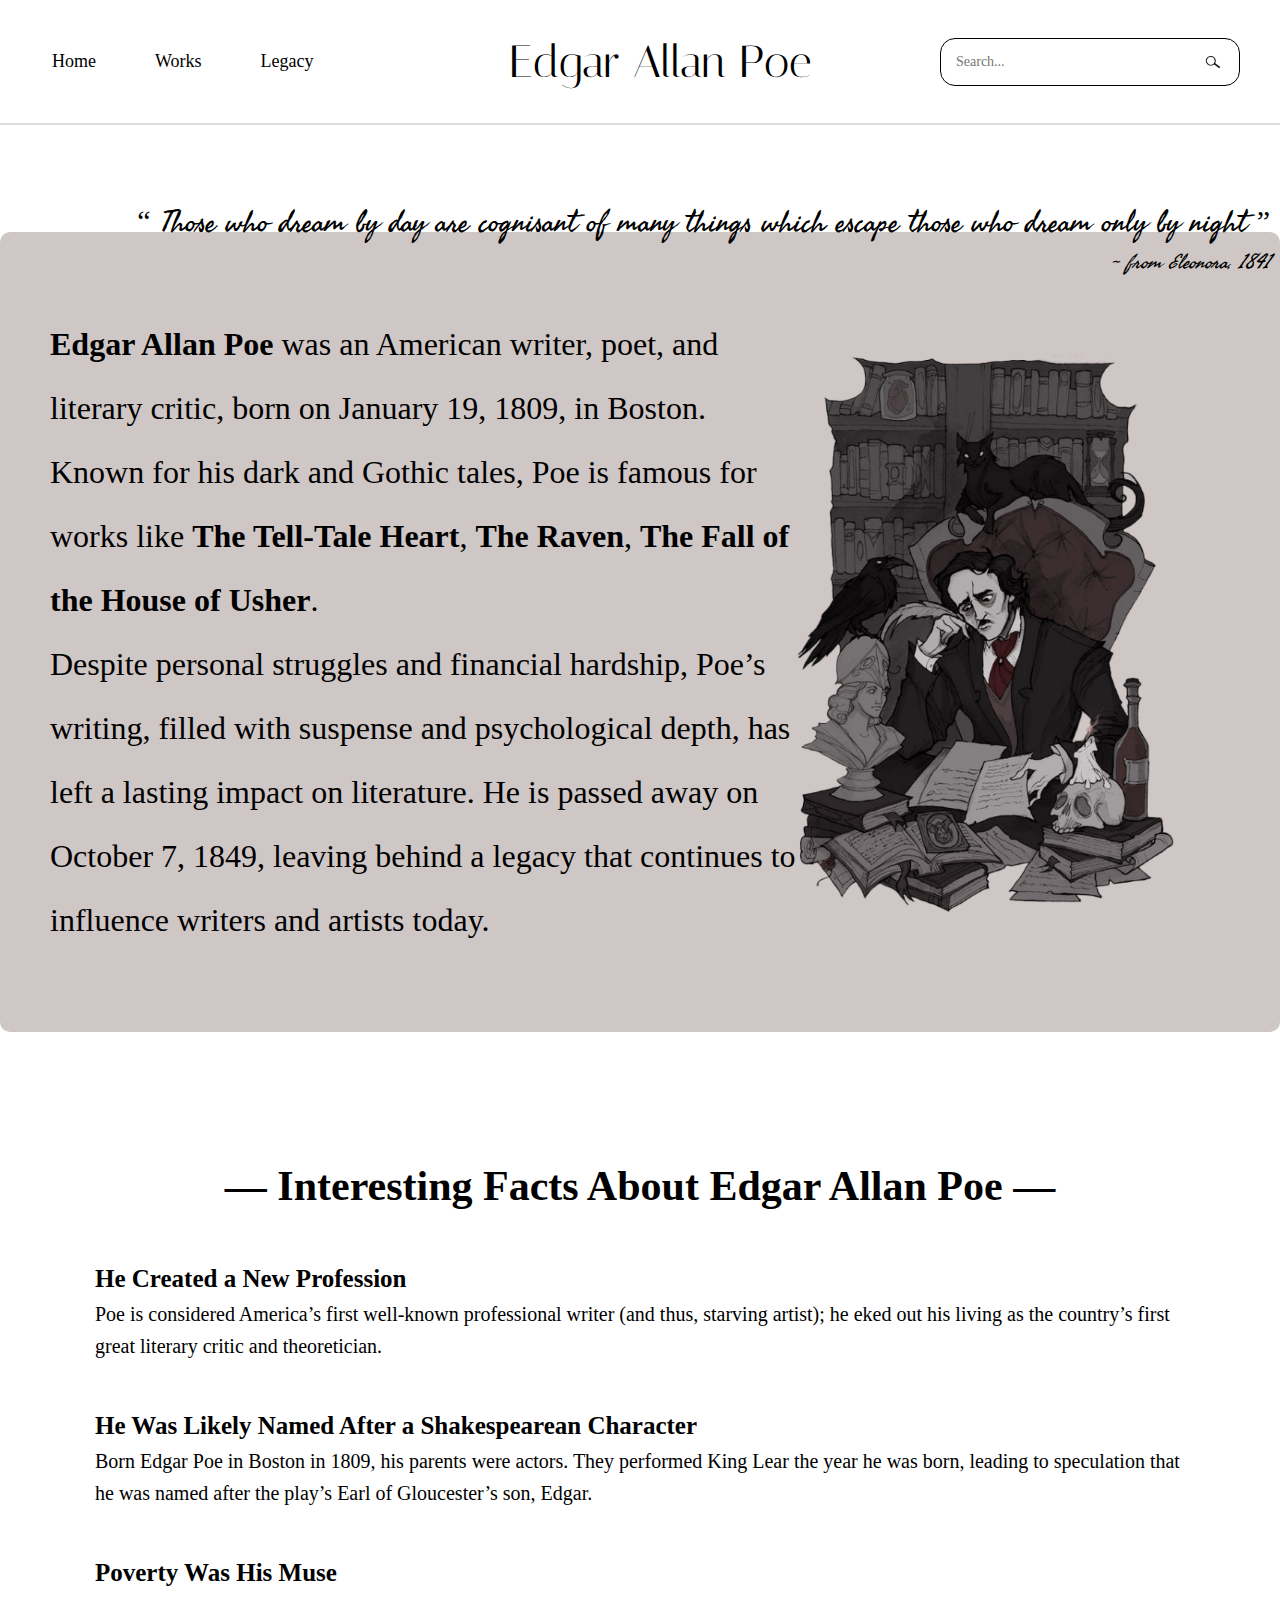
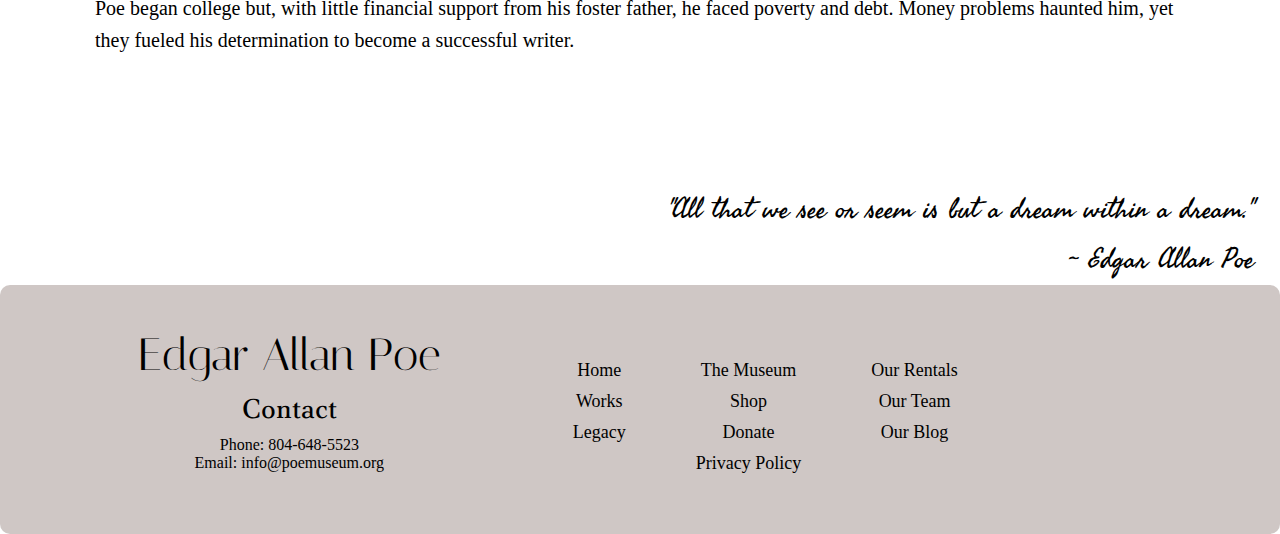
<file: index.html>
<!DOCTYPE html>
<html lang="en">
<head>
    <meta charset="UTF-8">
    <meta name="viewport" content="width=device-width, initial-scale=1.0">
    <title>Edgar Allan Poe</title>
    <link rel="stylesheet" href="main.css">
    <link rel="preconnect" href="https://fonts.googleapis.com">
    <link rel="preconnect" href="https://fonts.gstatic.com" crossorigin>
    <link href="https://fonts.googleapis.com/css2?family=Italiana&family=Poltawski+Nowy:ital,wght@0,400..700;1,400..700&family=Taprom&display=swap" rel="stylesheet">
    <link href="https://fonts.googleapis.com/css2?family=Taprom&display=swap" rel="stylesheet">
</head>

<body>
    <header class="header">
        
        <input type="checkbox" id="menu-toggle">
        <label for="menu-toggle" class="menu-icon">☰</label>

        <nav class="nav-links">
            <a href="index.html" class="nav-item">Home</a>
            <a href="works.html" class="nav-item">Works</a>
            <a href="legacy.html" class="nav-item">Legacy</a>
        </nav>
        
        <div class="logo">Edgar Allan Poe</div>
        
        <div class="search-bar">
            <input type="text" placeholder="Search...">
            <img src="image.png" alt="Search Icon" class="search-icon">
        </div>
    </header>

    <div class="content-wrapper">
        <div class="quote-container">
            <p class="quote">
                “ Those who dream by day are cognisant of many things which escape those who dream only by night ”
            </p>
            <p class="quote-author">~ from Eleonora, 1841</p>
        </div>
    
    
        <section class="content-section">
            <div class="text-container">
                <p>
                    <strong>Edgar Allan Poe</strong> was an American writer, poet, and literary critic, 
                    born on January 19, 1809, in Boston. Known for his dark and Gothic tales, 
                    Poe is famous for works like <strong>The Tell-Tale Heart</strong>, <strong>The Raven</strong>, 
                    <strong>The Fall of the House of Usher</strong>.
                </p>
                <p>
                    Despite personal struggles and financial hardship, Poe’s writing, filled with suspense 
                    and psychological depth, has left a lasting impact on literature. He is passed away on 
                    October 7, 1849, leaving behind a legacy that continues to influence writers and artists today.
                </p>
            </div>
    
            
            <div class="image-container">
                <img src="image copy.png" alt="Illustration of Edgar Allan Poe">
            </div>
        </section>
    </div>

    <section class="poe-facts">
        <h2>— Interesting Facts About Edgar Allan Poe —</h2>
        <div class="fact">
            <h3> He Created a New Profession</h3>
            <p>Poe is considered America’s first well-known professional writer (and thus, starving artist); 
            he eked out his living as the country’s first great literary critic and theoretician.</p>
        </div>
    
        <div class="fact">
            <h3> He Was Likely Named After a Shakespearean Character</h3>
            <p>Born Edgar Poe in Boston in 1809, his parents were actors. They performed King Lear the year 
            he was born, leading to speculation that he was named after the play’s Earl of Gloucester’s son, Edgar.</p>
        </div>
    
        <div class="fact">
            <h3> Poverty Was His Muse</h3>
            <p>Poe began college but, with little financial support from his foster father, he faced poverty and debt. 
            Money problems haunted him, yet they fueled his determination to become a successful writer.</p>
        </div>
    </section>


<div class="footer-quote-section">
    <p class="footer-quote">"All that we see or seem is but a dream within a dream." <br> ~ Edgar Allan Poe</p>
</div>

<footer class="footer">
    <div class="footer-container">
        <div class="footer-left">
            <h2>Edgar Allan Poe</h2>
            <p class="contact-title">Contact</p>
            <p>Phone: 804-648-5523</p>
            <p>Email: <a href="mailto:info@poemuseum.org">info@poemuseum.org</a></p>
        </div>

        <div class="footer-center">
            <div class="footer-links">
                <ul>
                    <li><a href="index.html">Home</a></li>
                    <li><a href="works.html">Works</a></li>
                    <li><a href="legacy.html">Legacy</a></li>
                </ul>
                <ul>
                    <li><a href="https://poemuseum.org/the-museum/">The Museum</a></li>
                    <li><a href="https://shop.poemuseum.org/">Shop</a></li>
                    <li><a href="https://edgarallanpoemuseum.humanitru.com/donate">Donate</a></li>
                    <li><a href="https://poemuseum.org/privacy-policy/">Privacy Policy</a></li>
                </ul>
                <ul>
                    <li><a href="#">Our Rentals</a></li>
                    <li><a href="#">Our Team</a></li>
                    <li><a href="#">Our Blog</a></li>
                </ul>
            </div>
        </div>
    </div>
</footer>

</body>
</html>
</file>
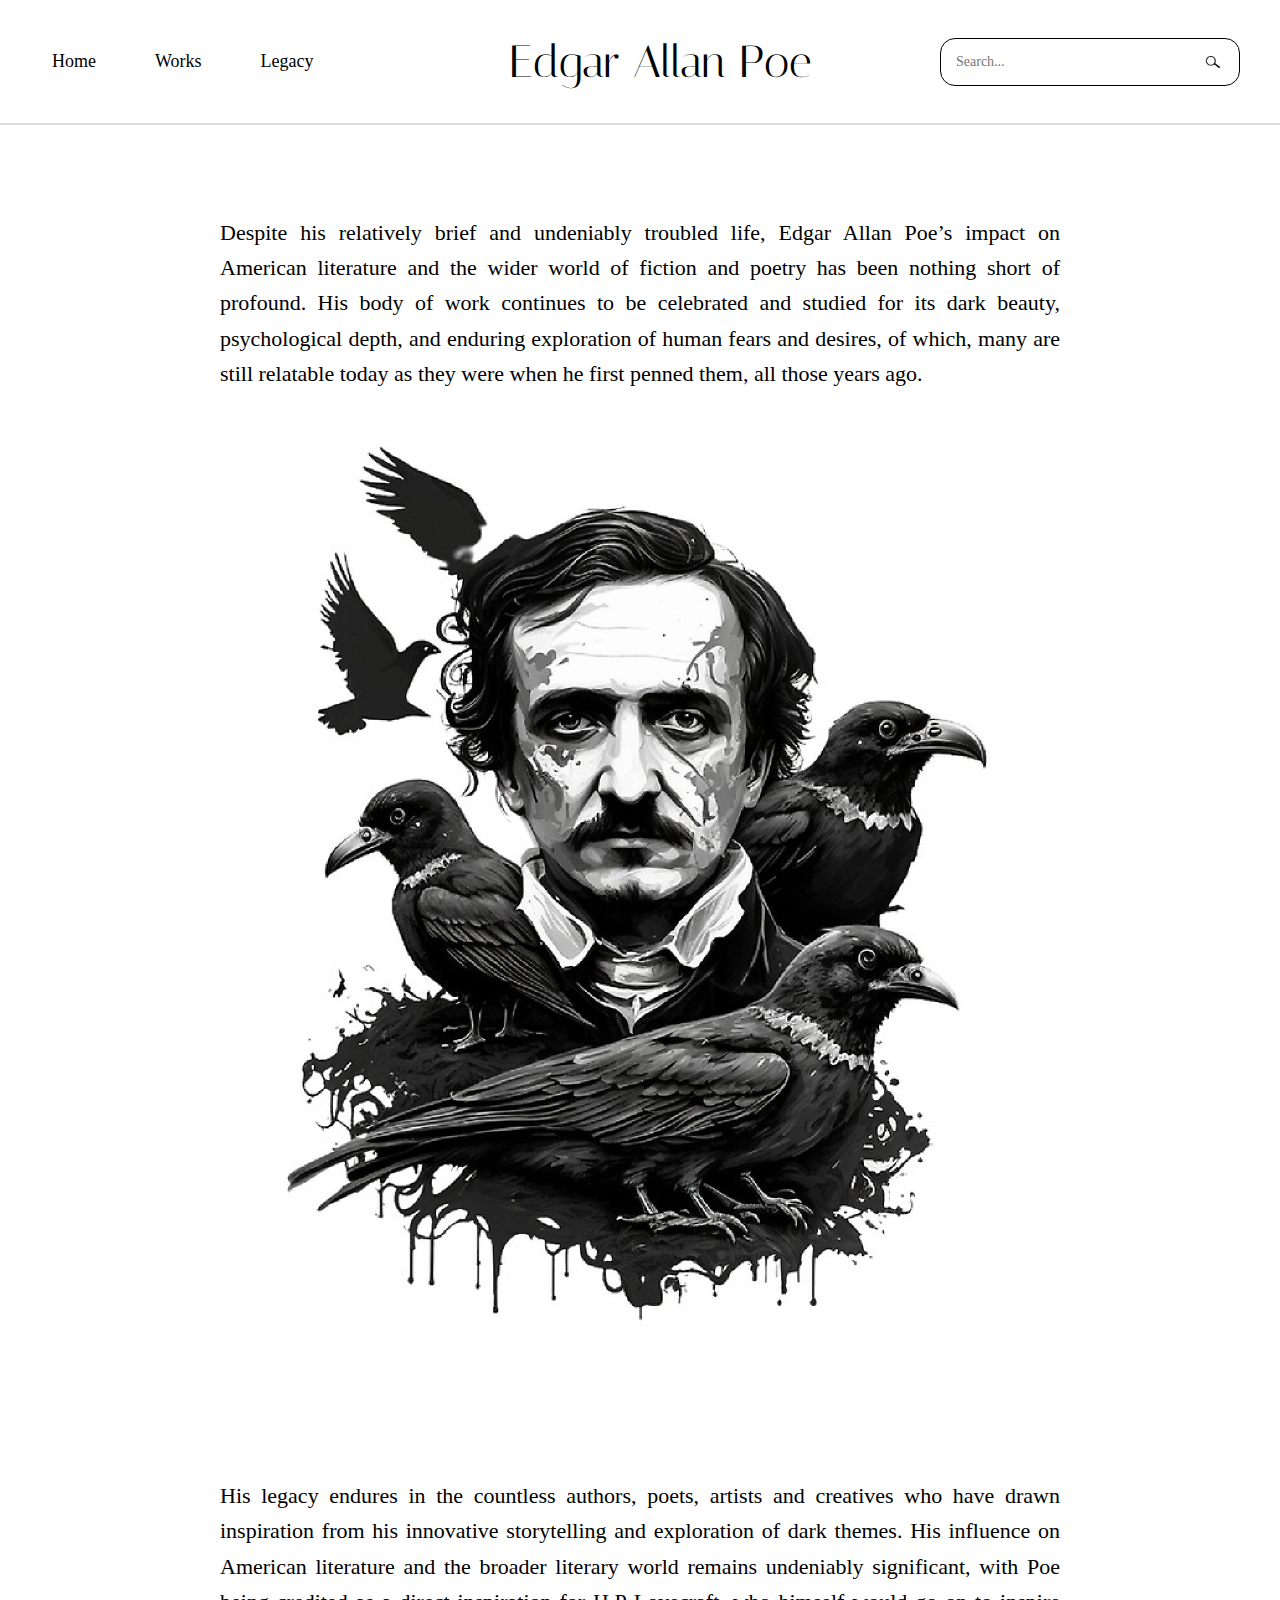
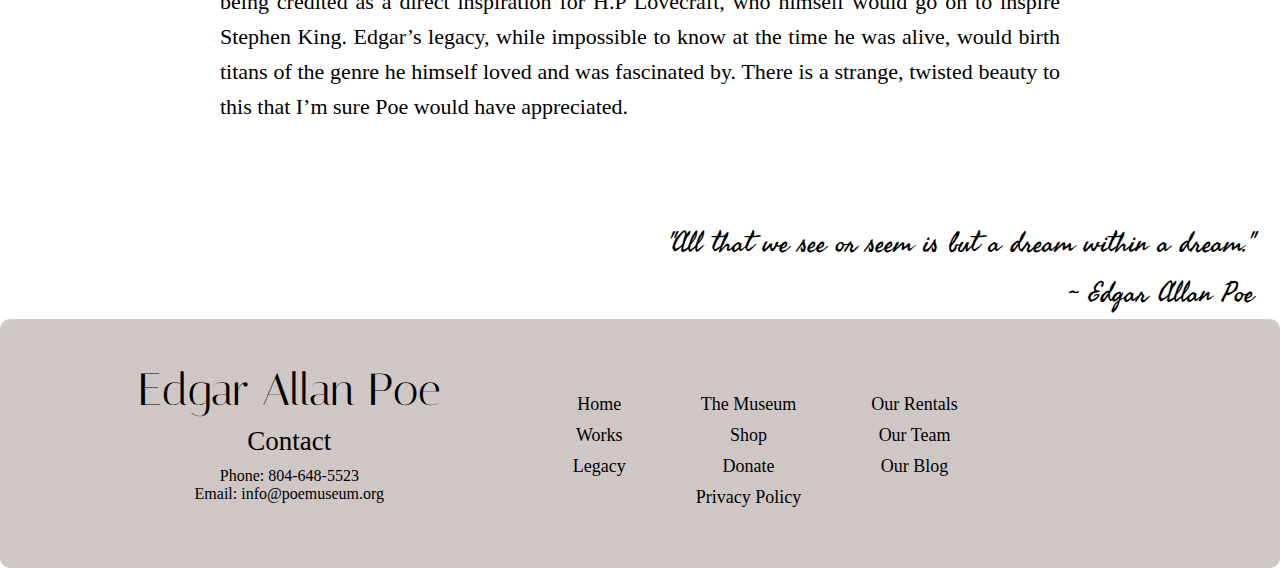
<file: influence.html>
<!DOCTYPE html>
<html lang="en">
<head>
    <meta charset="UTF-8">
    <meta name="viewport" content="width=device-width, initial-scale=1.0">
    <title>Edgar Allan Poe's Influence</title>
    <link rel="stylesheet" href="main.css">
    <link href="https://fonts.googleapis.com/css2?family=Italiana&display=swap" rel="stylesheet">
    <link href="https://fonts.googleapis.com/css2?family=Taprom&display=swap" rel="stylesheet">
</head>
<body>

    <header class="header">
        <input type="checkbox" id="menu-toggle">
        <label for="menu-toggle" class="menu-icon">☰</label>


        <nav class="nav-links">
            <a href="index.html" class="nav-item">Home</a>
            <a href="works.html" class="nav-item">Works</a>
            <a href="legacy.html" class="nav-item">Legacy</a>
        </nav>
        <div class="logo">Edgar Allan Poe</div>

        <div class="search-bar">
            <input type="text" placeholder="Search...">
            <img src="image.png" alt="Search Icon" class="search-icon">
        </div>
    </header>

    <main class="influence-page">
        <div class="image-box">
            <img src="raven-branch1.png" alt="Raven on Branch" class="raven-top-left">
        </div>

        <section class="influence-section">
            <div class="text-with-image">
                <div class="text-box">
                    <p>Despite his relatively brief and undeniably troubled life, Edgar Allan Poe’s impact on American literature 
                        and the wider world of fiction and poetry has been nothing short of profound. His body of work continues to be celebrated and studied 
                        for its dark beauty, psychological depth, and enduring exploration of human fears and desires, of which, many are still relatable today 
                        as they were when he first penned them, all those years ago.
                    </p>
                </div>
                <div class="image-box">
                    <img src="poe-ravens.png" alt="Poe with Ravens">
                </div>
            </div>
        </section>

        <section class="influence-section">
            <div class="text-c">
                    <p>His legacy endures in the countless authors, poets, artists and creatives who have drawn inspiration from his innovative storytelling and exploration of dark themes. 
                        His influence on American literature and the broader literary world remains undeniably significant, with Poe being credited as a direct inspiration for H.P Lovecraft, 
                        who himself would go on to inspire Stephen King. Edgar’s legacy, while impossible to know at the time he was alive, would birth titans of the genre he himself loved and 
                        was fascinated by. There is a strange, twisted beauty to this that I’m sure Poe would have appreciated.</p>
                </div>
                <div class="image-box">
                    <img src="raven-branch.png" alt="Raven on Branch" class="raven-bottom-right">
                </div>
            </div>
        </section>
    </main>

    <div class="footer-quote-section">
        <p class="footer-quote">"All that we see or seem is but a dream within a dream." <br> ~ Edgar Allan Poe</p>
    </div>
    
    <footer class="footer">
        <div class="footer-container">
            <div class="footer-left">
                <h2>Edgar Allan Poe</h2>
                <p class="contact-title">Contact</p>
                <p>Phone: 804-648-5523</p>
                <p>Email: <a href="mailto:info@poemuseum.org">info@poemuseum.org</a></p>
            </div>
    
            <div class="footer-center">
                <div class="footer-links">
                    <ul>
                        <li><a href="index.html">Home</a></li>
                        <li><a href="works.html">Works</a></li>
                        <li><a href="legacy.html">Legacy</a></li>
                    </ul>
                    <ul>
                        <li><a href="https://poemuseum.org/the-museum/">The Museum</a></li>
                        <li><a href="https://shop.poemuseum.org/">Shop</a></li>
                        <li><a href="https://edgarallanpoemuseum.humanitru.com/donate">Donate</a></li>
                        <li><a href="https://poemuseum.org/privacy-policy/">Privacy Policy</a></li>
                    </ul>
                    <ul>
                        <li><a href="#">Our Rentals</a></li>
                        <li><a href="#">Our Team</a></li>
                        <li><a href="#">Our Blog</a></li>
                    </ul>
                </div>
            </div>
        </div>
    </footer>

</body>
</html>
</file>
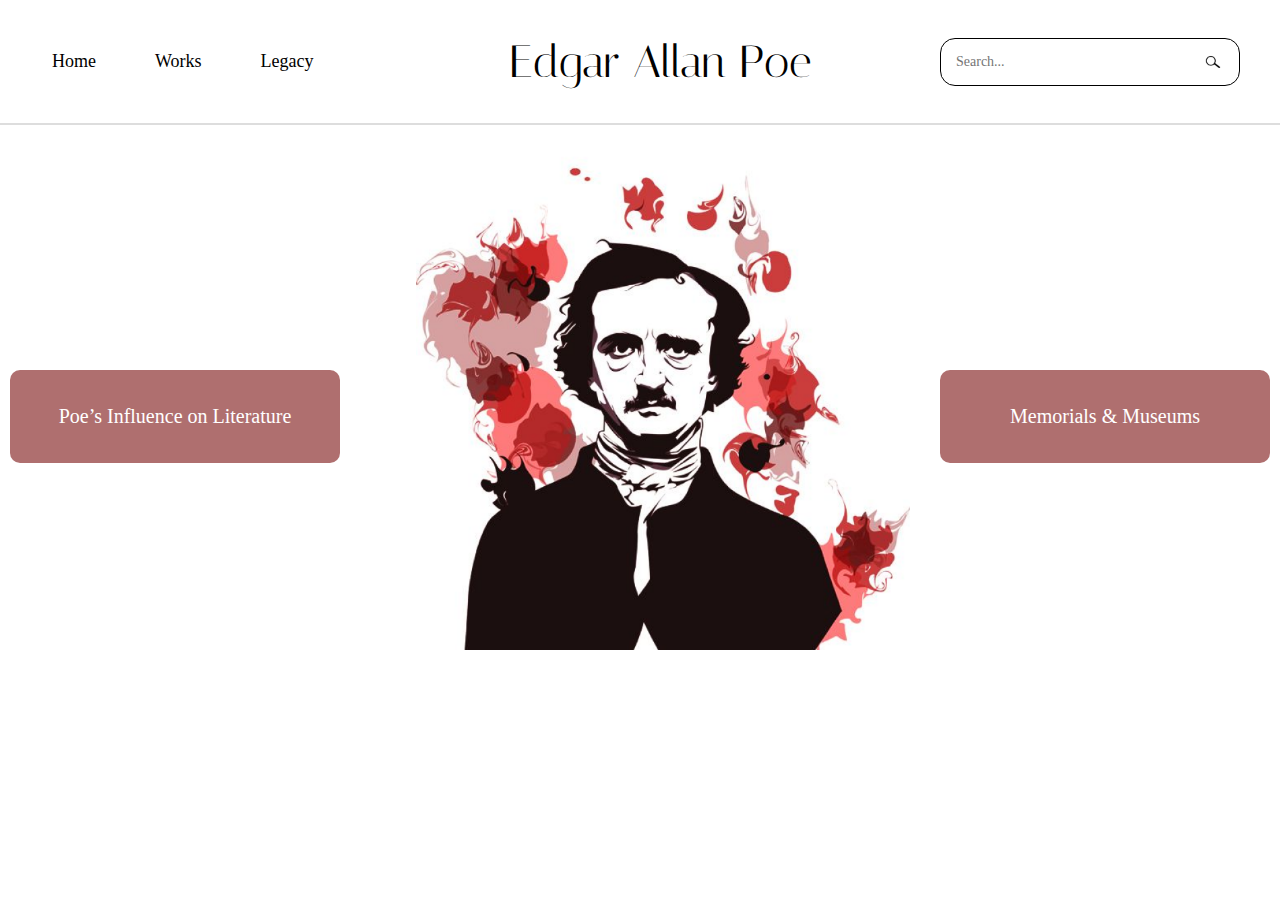
<file: legacy.html>
<!DOCTYPE html>
<html lang="en">
<head>
    <meta charset="UTF-8">
    <meta name="viewport" content="width=device-width, initial-scale=1.0">
    <title>Edgar Allan Poe - Legacy</title>
    <link rel="stylesheet" href="main.css">
    <link href="https://fonts.googleapis.com/css2?family=Italiana&display=swap" rel="stylesheet">
    <link href="https://fonts.googleapis.com/css2?family=Taprom&display=swap" rel="stylesheet">
</head>

<body>
    <header class="header">

        <input type="checkbox" id="menu-toggle">
        <label for="menu-toggle" class="menu-icon">☰</label>

        <nav class="nav-links">
            <a href="index.html" class="nav-item">Home</a>
            <a href="works.html" class="nav-item">Works</a>
            <a href="legacy.html" class="nav-item active">Legacy</a>
        </nav>
        
        <div class="logo">Edgar Allan Poe</div>
        
        <div class="search-bar">
            <input type="text" placeholder="Search...">
            <img src="image.png" alt="Search Icon" class="search-icon">
        </div>
    </header>

    <main>
        
        <div class="legacy-image">
            <img src="poe.png" alt="Edgar Allan Poe">
        </div>

        <div class="legacy-buttons">
            <a href="influence.html" class="legacy-btn">Poe’s Influence on Literature</a>
            <a href="memorials.html" class="legacy-btn">Memorials & Museums</a>
        </div>
    </main>


</body>
</html>
</file>
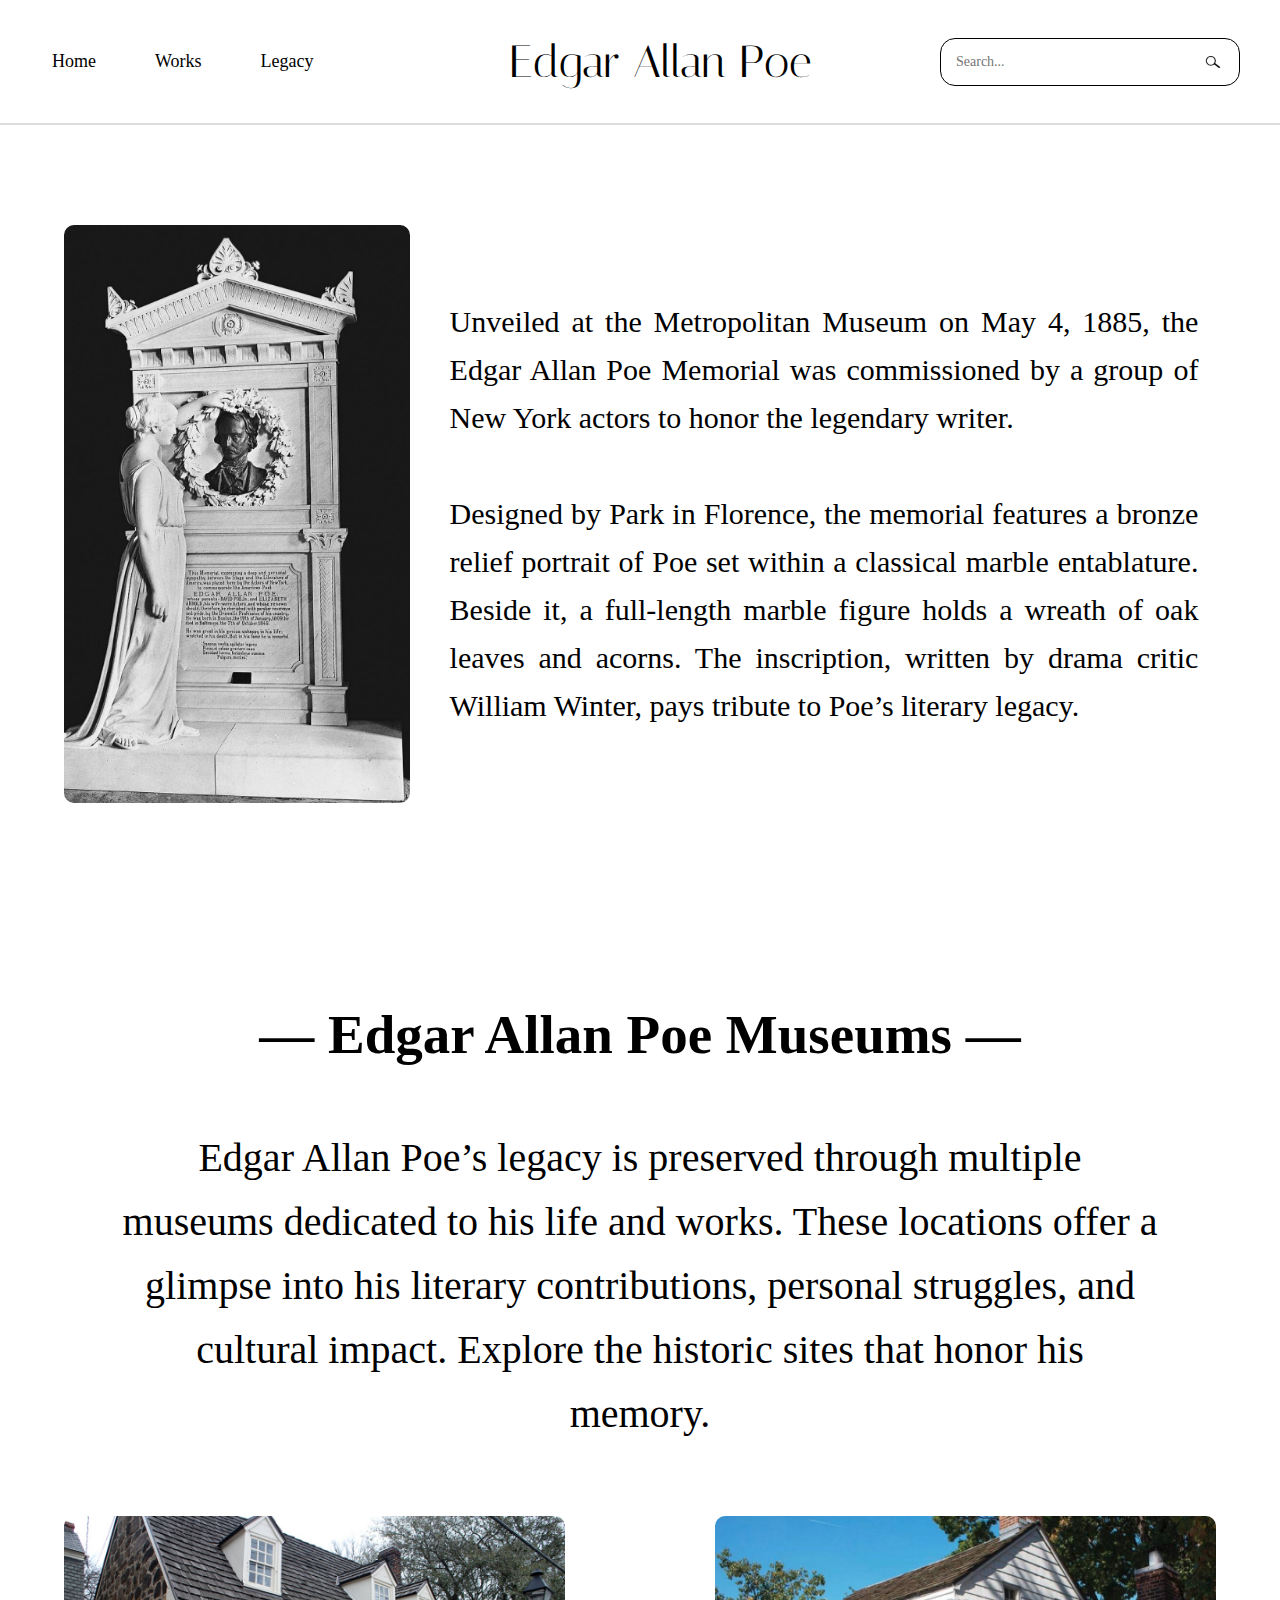
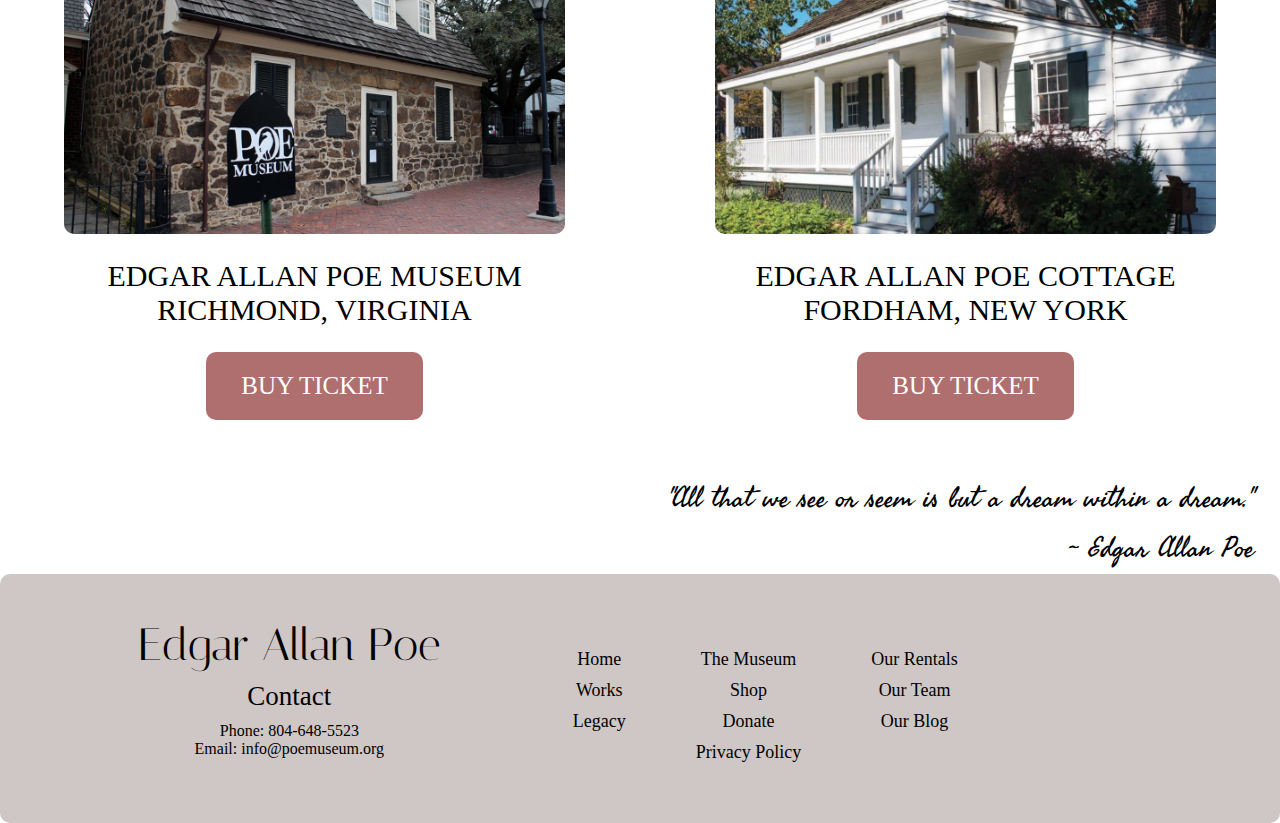
<file: memorials.html>
<!DOCTYPE html>
<html lang="en">
<head>
    <meta charset="UTF-8">
    <meta name="viewport" content="width=device-width, initial-scale=1.0">
    <title>Edgar Allan Poe - Legacy</title>
    <link rel="stylesheet" href="main.css">
    <link href="https://fonts.googleapis.com/css2?family=Italiana&display=swap" rel="stylesheet">
    <link href="https://fonts.googleapis.com/css2?family=Taprom&display=swap" rel="stylesheet">
</head>

<body>

    <header class="header">
        <input type="checkbox" id="menu-toggle">
        <label for="menu-toggle" class="menu-icon">☰</label>

        <nav class="nav-links">
            <a href="index.html" class="nav-item">Home</a>
            <a href="works.html" class="nav-item">Works</a>
            <a href="legacy.html" class="nav-item active">Legacy</a>
        </nav>

        <div class="logo">Edgar Allan Poe</div>

        <div class="search-bar">
            <input type="text" placeholder="Search...">
            <img src="image.png" alt="Search Icon" class="search-icon">
        </div>
    </header>

    <main> 
        <section class="memorial-section">
            <div class="memorial-container">
                <img src="memorial.png" alt="Edgar Allan Poe Memorial" class="memorial-image">
                <p class="memorial-text">
                    Unveiled at the Metropolitan Museum on May 4, 1885, the Edgar Allan Poe Memorial was commissioned by a 
                    group of New York actors to honor the legendary writer. <br><br>

                    Designed by Park in Florence, the memorial features a bronze relief portrait of Poe set within a classical 
                    marble entablature. Beside it, a full-length marble figure holds a wreath of oak leaves and acorns. 
                    The inscription, written by drama critic William Winter, pays tribute to Poe’s literary legacy.
                </p>
            </div>
        </section>

        <section class="museum-section">
            <div class="museum-intro">
                <h2 class="museum-title">— Edgar Allan Poe Museums —</h2>
                <p class="museum-description">
                    Edgar Allan Poe’s legacy is preserved through multiple museums dedicated to his life and works.
                    These locations offer a glimpse into his literary contributions, personal struggles, and cultural impact.
                    Explore the historic sites that honor his memory.
                </p>
            </div>

            <div class="museum-container">
                <div class="museum">
                    <img src="cottage 1.png" alt="Edgar Allan Poe Museum">
                    <h3>EDGAR ALLAN POE MUSEUM<br>RICHMOND, VIRGINIA</h3>
                    <a href="https://evergreen.humanitru.com/web/campaigns/edgar-allan-poe-museum~museum-admission?tab_2274=" class="museum-btn">BUY TICKET</a>
                </div>

                <div class="museum">
                    <img src="cottage 2.png" alt="Edgar Allan Poe Cottage">
                    <h3>EDGAR ALLAN POE COTTAGE<br>FORDHAM, NEW YORK</h3>
                    <a href="https://bronxhistoricalsociety.org/poe-cottage" class="museum-btn">BUY TICKET</a>
                </div>
            </div>
        </section>
    </main>  

    <div class="footer-quote-section">
        <p class="footer-quote">"All that we see or seem is but a dream within a dream." <br> ~ Edgar Allan Poe</p>
    </div>
    
    <footer class="footer">
        <div class="footer-container">
            <div class="footer-left">
                <h2>Edgar Allan Poe</h2>
                <p class="contact-title">Contact</p>
                <p>Phone: 804-648-5523</p>
                <p>Email: <a href="mailto:info@poemuseum.org">info@poemuseum.org</a></p>
            </div>
    
            <div class="footer-center">
                <div class="footer-links">
                    <ul>
                        <li><a href="index.html">Home</a></li>
                        <li><a href="works.html">Works</a></li>
                        <li><a href="legacy.html">Legacy</a></li>
                    </ul>
                    <ul>
                        <li><a href="https://poemuseum.org/the-museum/">The Museum</a></li>
                        <li><a href="https://shop.poemuseum.org/">Shop</a></li>
                        <li><a href="https://edgarallanpoemuseum.humanitru.com/donate">Donate</a></li>
                        <li><a href="https://poemuseum.org/privacy-policy/">Privacy Policy</a></li>
                    </ul>
                    <ul>
                        <li><a href="#">Our Rentals</a></li>
                        <li><a href="#">Our Team</a></li>
                        <li><a href="#">Our Blog</a></li>
                    </ul>
                </div>
            </div>
        </div>
    </footer>

</body>
</html>
</file>
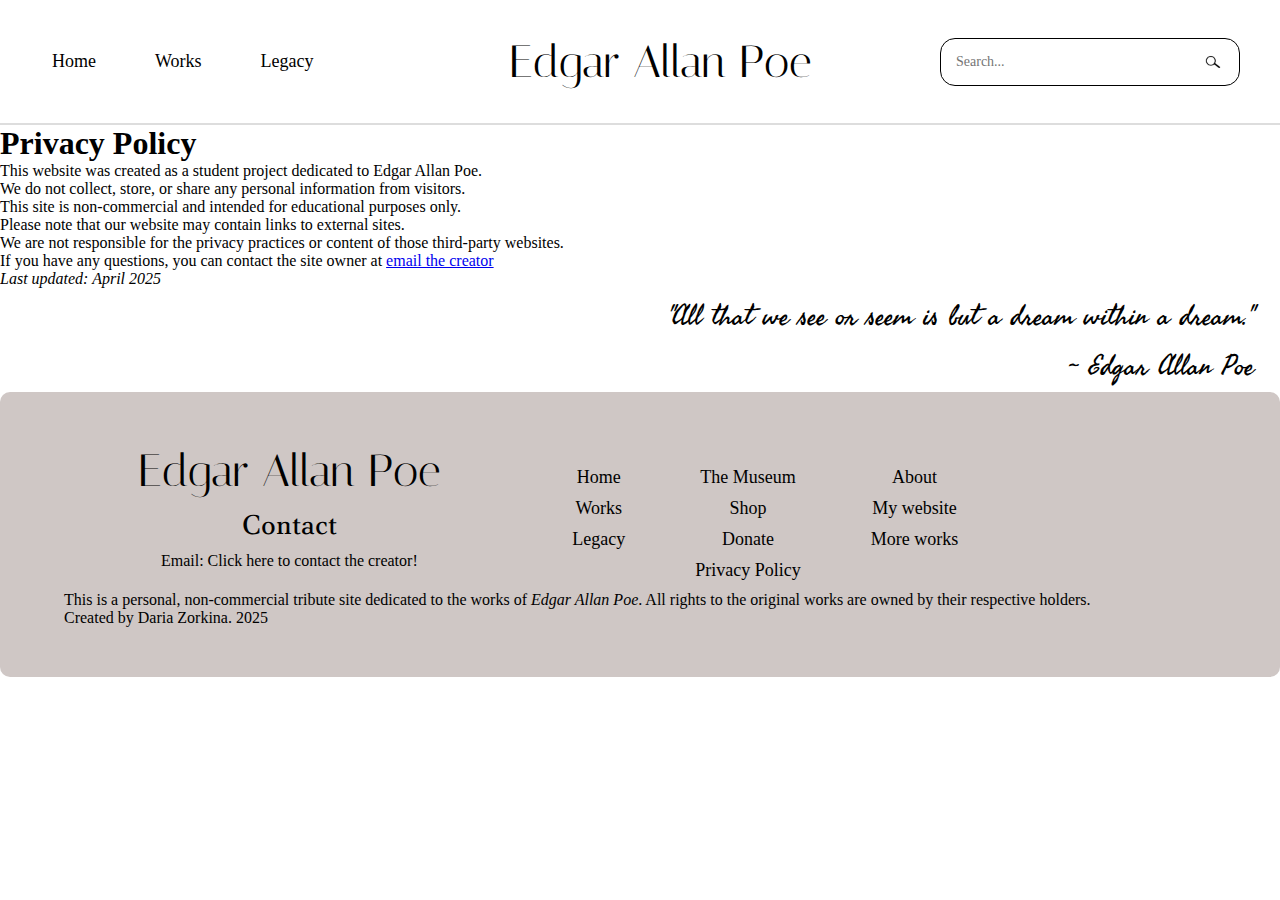
<file: policy.html>
<!DOCTYPE html>
<html lang="en">
<head>
    <meta charset="UTF-8">
    <meta name="viewport" content="width=device-width, initial-scale=1.0">
    <link rel="apple-touch-icon" sizes="180x180" href="favicon/apple-touch-icon.png">
    <link rel="icon" type="image/png" sizes="192x192" href="favicon/android-chrome-192x192.png">
    <link rel="icon" type="image/png" sizes="512x512" href="favicon/android-chrome-512x512.png">
    <link rel="icon" type="image/png" sizes="32x32" href="favicon/favicon-32x32.png">
    <link rel="icon" type="image/png" sizes="16x16" href="favicon/favicon-16x16.png">
    <link rel="manifest" href="/site.webmanifest">

    <title>Edgar Allan Poe</title>
    <link rel="stylesheet" href="main.css">
    <link rel="preconnect" href="https://fonts.googleapis.com">
    <link rel="preconnect" href="https://fonts.gstatic.com" crossorigin>
    <link href="https://fonts.googleapis.com/css2?family=Italiana&family=Poltawski+Nowy:ital,wght@0,400..700;1,400..700&family=Taprom&display=swap" rel="stylesheet">
</head>

<body>
    <header class="header" role="banner">
        <input type="checkbox" id="menu-toggle">
        <label for="menu-toggle" class="menu-icon" aria-label="Open navigation menu">☰</label>
        <nav class="nav-links" role="navigation">
            <a href="index.html" aria-label="Go to Home Page" class="nav-item">Home</a>
            <a href="works.html" aria-label="Explore Edgar Allan Poe's Works" class="nav-item">Works</a>
            <a href="legacy.html" aria-label="Learn About Edgar Allan Poe's Legacy" class="nav-item">Legacy</a>
        </nav>
        <div class="logo">Edgar Allan Poe</div>
        <div class="search-bar">
            <input type="text" placeholder="Search...">
            <img src="image.png" alt="Search Icon" class="search-icon" aria-label="Search">
        </div>
    </header>

    <section class="privacy-policy">
        <h1>Privacy Policy</h1>
        <p>This website was created as a student project dedicated to Edgar Allan Poe.</p>
        <p>We do not collect, store, or share any personal information from visitors.<br>
           This site is non-commercial and intended for educational purposes only.</p>
        <p>Please note that our website may contain links to external sites.<br>
           We are not responsible for the privacy practices or content of those third-party websites.</p>
        <p>If you have any questions, you can contact the site owner at <a href="mailto:daria.zork@gmail.com">email the creator</a>
        </p>
        <p><em>Last updated: April 2025</em></p>
      </section>
      
      <div class="footer-quote-section">
        <p class="footer-quote">"All that we see or seem is but a dream within a dream." <br> ~ Edgar Allan Poe</p>
    </div>

    <footer class="footer" role="contentinfo">
        <div class="footer-container">
            <div class="footer-left">
                <h2>Edgar Allan Poe</h2>
                <p class="contact-title">Contact</p>
                <p>Email: <a class="email-link" href="mailto:daria.zork@gmail.com">Click here to contact the creator!</a></p>
            </div>

            <div class="footer-center">
                <div class="footer-links">
                    <ul>
                        <li><a href="index.html" aria-label="Go to Home Page">Home</a></li>
                        <li><a href="works.html" aria-label="Explore Edgar Allan Poe's Works">Works</a></li>
                        <li><a href="legacy.html" aria-label="Learn About Edgar Allan Poe's Legacy">Legacy</a></li>
                    </ul>
                    <ul>
                        <li><a href="https://poemuseum.org/the-museum/" target="_blank" rel="noopener noreferrer" aria-label="Visit The Museum">The Museum</a></li>
                        <li><a href="https://shop.poemuseum.org/" target="_blank" rel="noopener noreferrer" aria-label="Visit the Poe Museum Shop">Shop</a></li>
                        <li><a href="https://edgarallanpoemuseum.humanitru.com/donate" target="_blank" rel="noopener noreferrer" aria-label="Donate to Poe Museum">Donate</a></li>
                        <li><a href="policy.html" target="_blank" rel="noopener noreferrer" aria-label="Read our privacy policy">Privacy Policy</a></li>
                    </ul>
                    <ul>
                        <li><a href="#">About</a></li>
                        <li><a href="https://dzorkina.tilda.ws/">My website</a></li>
                        <li><a href="https://www.behance.net/amedesn">More works</a></li>
                    </ul>
                </div>
            </div>
        </div>
        <p class="footer-credits">
            This is a personal, non-commercial tribute site dedicated to the works of <em>Edgar Allan Poe</em>. All rights to the original works are owned by their respective holders.
          </p>
          <p class="footer-credits">Created by Daria Zorkina. 2025</p>
          
    </footer>
</body>
</html>
</file>
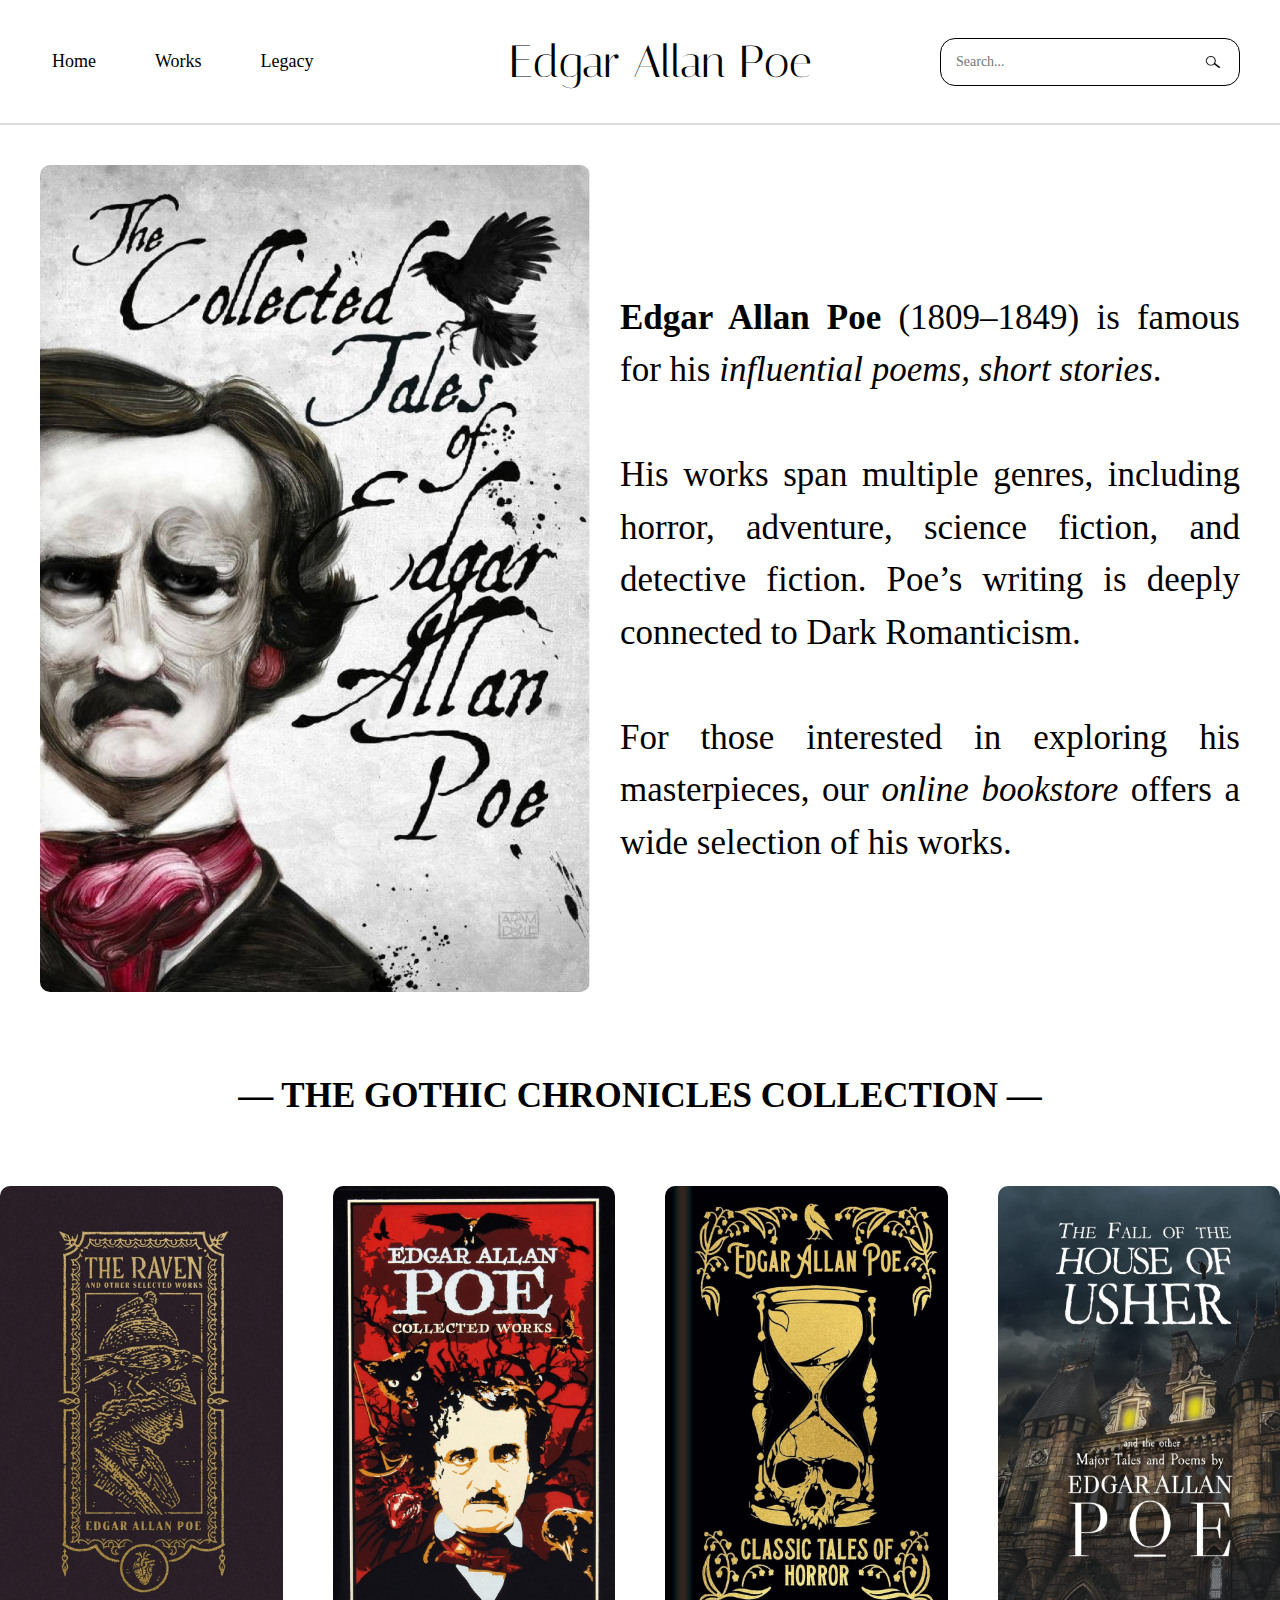
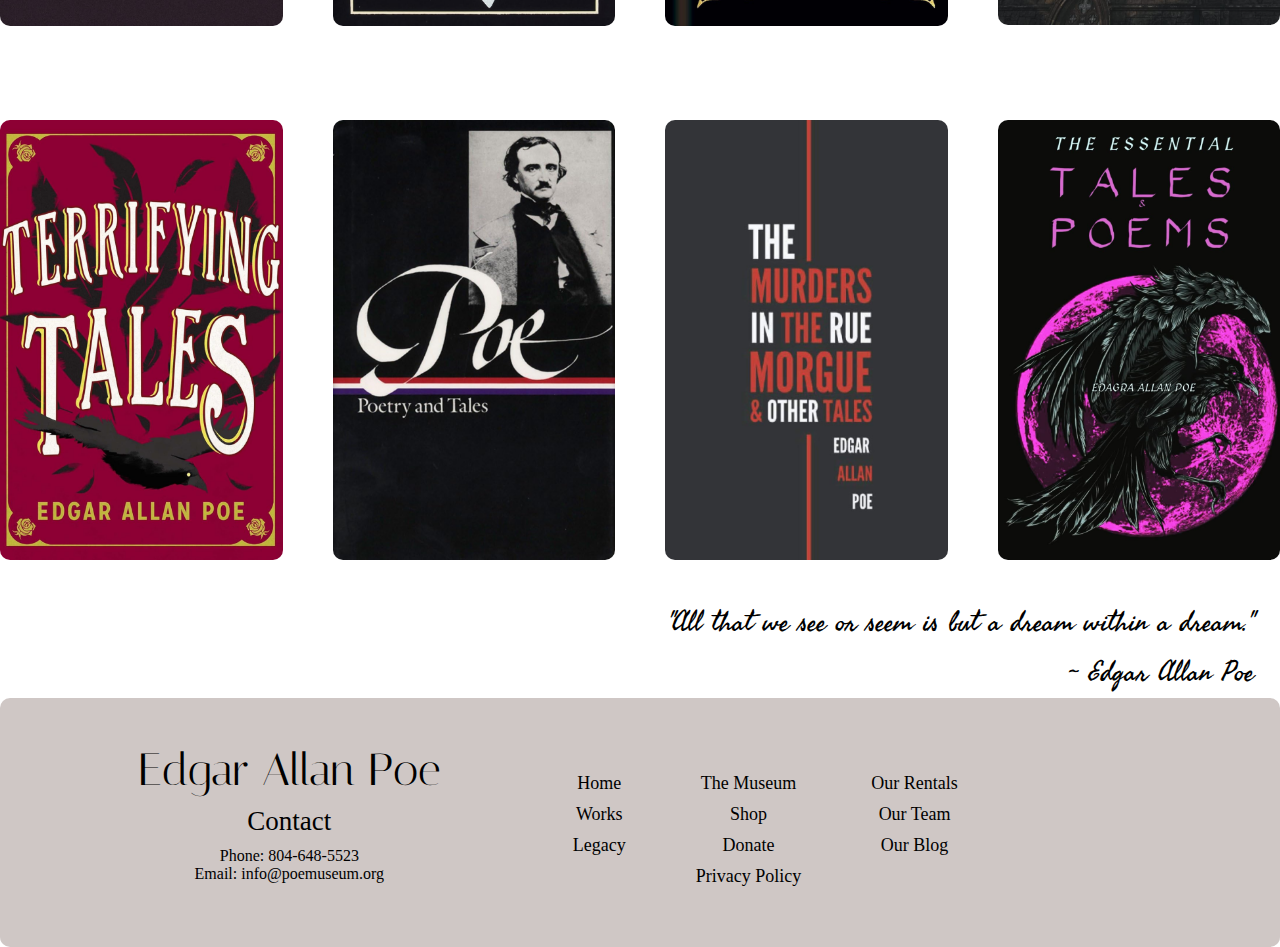
<file: works.html>
<!DOCTYPE html>
<html lang="en">
<head>
    <meta charset="UTF-8">
    <meta name="viewport" content="width=device-width, initial-scale=1.0">
    <title>Edgar Allan Poe - Works</title>
    <link rel="stylesheet" href="main.css">
    <link href="https://fonts.googleapis.com/css2?family=Italiana&display=swap" rel="stylesheet">
    <link href="https://fonts.googleapis.com/css2?family=Taprom&display=swap" rel="stylesheet">
</head>

<body>
    <header class="header">

        <input type="checkbox" id="menu-toggle">
        <label for="menu-toggle" class="menu-icon">☰</label>

        <nav class="nav-links">
            <a href="index.html" class="nav-item">Home</a>
            <a href="works.html" class="nav-item active">Works</a>
            <a href="legacy.html" class="nav-item">Legacy</a>
        </nav>
        
        <div class="logo">Edgar Allan Poe</div>
        
        <div class="search-bar">
            <input type="text" placeholder="Search...">
            <img src="image.png" alt="Search Icon" class="search-icon">
        </div>
    </header>

    <main>
        
        <section class="works-section"> 
            <div class="works-image">
                <img src="image copy 2.png" alt="Edgar Allan Poe Works">
            </div>
        
            <div class="works-content">
                 <p class="works-text">
                    <strong>Edgar Allan Poe</strong> (1809–1849) is famous for his <em>influential poems, short stories</em>.
                    <br><br>
                    His works span multiple genres, including horror, adventure, science fiction, and detective fiction.
                    Poe’s writing is deeply connected to Dark Romanticism.
                    <br><br>
                    For those interested in exploring his masterpieces, our <em>online bookstore</em> offers a wide selection of his works.
                </p>
            </div>
        </section>
        
        <section class="collection">
            <h2 class="collection-title">— THE GOTHIC CHRONICLES COLLECTION —</h2>
            <div class="book-grid">
                <a href="https://poestories.com/read/raven" target="_blank">
                    <img src="the raven.png" alt="The Raven">
                </a>
                <a href="https://poestories.com/stories.php" target="_blank">
                    <img src="collected works book.png" alt="Edgar Allan Poe Collected Stories">
                </a>
                <a href="https://poestories.com/stories.php" target="_blank">
                    <img src="tales of horror.png" alt="Classic Tales of Horror">
                </a>
                <a href="https://poestories.com/read/houseofusher" target="_blank">
                    <img src="house of usher.png" alt="The Fall of the House of Usher">
                </a>
                <a href="https://poestories.com/stories.php" target="_blank">
                    <img src="terrifying tales.png" alt="Terrifying Tales">
                </a>
                <a href="https://poestories.com/poetry.php" target="_blank">
                    <img src="poetry and tales.png" alt="Poetry and Tales">
                </a>
                <a href="https://poestories.com/read/murders" target="_blank">
                    <img src="the murders.png" alt="The Murders in the Rue Morgue">
                </a>
                <a href="https://poestories.com/poetry.php" target="_blank">
                    <img src="essential.png" alt="The Essential Tales & Poems">
                </a>
        </section>
    </main>

    <div class="footer-quote-section">
        <p class="footer-quote">"All that we see or seem is but a dream within a dream." <br> ~ Edgar Allan Poe</p>
    </div>
    
    <footer class="footer">
        <div class="footer-container">
            <div class="footer-left">
                <h2>Edgar Allan Poe</h2>
                <p class="contact-title">Contact</p>
                <p>Phone: 804-648-5523</p>
                <p>Email: <a href="mailto:info@poemuseum.org">info@poemuseum.org</a></p>
            </div>
    
            <div class="footer-center">
                <div class="footer-links">
                    <ul>
                        <li><a href="index.html">Home</a></li>
                        <li><a href="works.html">Works</a></li>
                        <li><a href="legacy.html">Legacy</a></li>
                    </ul>
                    <ul>
                        <li><a href="https://poemuseum.org/the-museum/">The Museum</a></li>
                        <li><a href="https://shop.poemuseum.org/">Shop</a></li>
                        <li><a href="https://edgarallanpoemuseum.humanitru.com/donate">Donate</a></li>
                        <li><a href="https://poemuseum.org/privacy-policy/">Privacy Policy</a></li>
                    </ul>
                    <ul>
                        <li><a href="#">Our Rentals</a></li>
                        <li><a href="#">Our Team</a></li>
                        <li><a href="#">Our Blog</a></li>
                    </ul>
                </div>
            </div>
        </div>
    </footer>

</body>
</html>
</file>
<file: main.css>
* { 
    margin: 0;
    padding: 0;
    box-sizing: border-box;
    font-family: 'Georgia', serif;
}

.logo {
    font-family: 'Italiana', serif;
    font-size: 45px;
    color: #000;
    text-align: center;   
    flex-grow: 1;
    display: flex;
    justify-content: center;
    margin-left: 55px;
             
}

.header {
    display: flex;
    justify-content: space-between;
    align-items: center;
    padding: 35px 40px;
    background: #fff;
    border-bottom: 2px solid #ddd;
    width: 100%;
}


.nav-links {
    display: flex;
    gap: 35px;
    z-index: 1;
}

.nav-item {
    text-decoration: none;
    padding: 10px;
    background: transparent;
    color: black;
    border: 2px solid transparent;
    border-radius: 10px;
    font-size: 18px;
    transition: all 0.3s ease;
    cursor: pointer;
}

.nav-item:hover {
    background: rgba(133, 23, 23, 0.727);
    color: white;
}

.nav-item:active {
    background-color: rgba(133, 23, 23, 0.5);
    color: white;
    border: 2px solid rgba(133, 23, 23, 0.5);
}


.search-bar {
    display: flex;
    align-items: center;
    gap: 5px; 
    background: #fff;
    padding: 10px;
    border: 1px solid #000;
    border-radius: 15px;
    width: 300px;
}

.search-bar input {
    border: none;
    outline: none;
    padding: 5px;
    font-size: 14px;
    width: 190px;
}

.search-icon {
    width: 24px;
    height: 20px;
    margin-left: 55px;
}

.menu-icon {
    display: none;
}

#menu-toggle {
    display: none;
}


.quote-container {
    text-align: right;
    width: 90%;
    margin-left: 150px;
    padding-left: 20px;
    position: relative;
    top: 47px;
}

.quote {
    font-family: "Taprom", serif;
    font-size: 38px;
    font-weight: 400px;
    font-style: normal;
    color: #000000;
}

.quote-author {
    font-family: "Taprom", serif;
    font-size: 18px;
    font-style: italic;
    text-align: right;
    margin-top: -5px;
    color: #000000;
}

.content-section {
    display: flex;
    align-items: center;
    justify-content: space-between;
    background-color: #CFC7C5;
    padding: 50px;
    border-radius: 10px;
    max-width: 100%;
    height: 800px;
    margin: 0 auto;
}

.text-container {
    width: 1050px;
    font-family: 'Poltawski Nowy', serif;
    font-size: 32px; 
    line-height: 2;
    color: #000;
    text-align: left;
}

.image-container img {
    max-width: 100%;
    height: auto;
    max-height: 870px; 
    margin-left: -40px;
}
.poe-facts {
    text-align: left;
    max-width: 1200px;
    margin: 50px auto;
    padding: 40px;
    border-radius: 10px;
}

.poe-facts h2 {
    font-size: 42px;
    margin-top: 40px;
    text-align: center;
    margin-bottom: 40px;
}

.fact {
    margin-bottom: 20px;
    padding: 15px;
    border-radius: 8px;
}

.fact h3 {
    font-size: 25px;
    margin-bottom: 5px;
}

.fact p {
    font-size: 20px;
    line-height: 1.6;
    color: #000000;
}
/*second page*/

.works-section {
    display: flex;
    align-items: center; 
    justify-content: center; 
    gap: 30px; 
    max-width: 1800px; 
    margin: auto;
    padding: 40px;
}

.works-image img {
    width: 550px; 
    height: auto;
    border-radius: 10px;
    flex-shrink: 0; 
}

.works-content {
    flex: 1; 
}

.works-text {
    font-size: 35px;
    line-height: 1.5;
    text-align: justify;
}

.line {
    margin-top: 40px;
    flex-grow: 1; 
    height: 2.5px;
    background-color: black;
    border: none;
}

.collection-title {
    text-align: center;
    font-size: 35px;
    margin-top: 40px;
    font-family: 'Poltawski Nowy', serif;
}


.book-grid {
    display: grid;
    grid-template-columns: repeat(4, minmax(200px, 1fr));
    gap: 50px;
    justify-content: center;
    margin: 30px auto;
    max-width: 1500px;
}

.book-grid img {
    margin-top: 40px;
    width: 100%;
    height: auto;
    border-radius: 10px;
    transition: transform 0.3s ease;
}

.book-grid img:hover {
    transform: scale(1.05);
}

/*third page*/

.legacy-image {
    display: flex;
    justify-content: center;
    align-items: center;
    height: auto;
    margin-bottom: 20px;
    margin-top: 30px;
    margin-left: 45px;
}

.legacy-image img {
    max-width: 40%; 
    height: auto;
}

.legacy-buttons {
    display: flex;
    justify-content: center;
    gap: 900px; 
    width: 100%;
    margin-top: -380px;
}

.legacy-btn {
    padding: 35px 25px;
    font-size: 20px;
    color: white;
    background: #933c3cbc;
    border: none;
    border-radius: 10px;
    text-decoration: none;
    text-align: center;
    transition: all 0.3s ease;
    width: 330px; 
}

.legacy-btn:hover {
    background: rgb(110, 15, 15);
}

.left-btn {
    text-align: center;
}

.right-btn {
    text-align: center;
}

/*memorial page*/

.memorial-section {
    padding: 50px 5%;
    margin: 50px auto;
    max-width: 100vw; 
    background: white;
}

.memorial-container {
    display: flex;
    align-items: center;
    gap: 50px;
}

.memorial-image {
    max-width: 30%;
    height: auto;
    border-radius: 10px;
}

.memorial-text {
    max-width: 65%;
    font-size: 35px;
    line-height: 1.6;
    text-align: justify;
    color: #000;
}

.museum-section {
    padding: 50px 5%;
    max-width: 100vw; 
    background: white;
}

.museum-intro {
    text-align: center;
    width: 100%;
    max-width: 100vw;
    margin: 50px auto; 
    padding: 0 5%;
    padding-bottom: 20px;
}

.museum-title {
    font-size: 55px;
    font-family: 'Poltawski Nowy', serif;
    margin-bottom: 10px;
}

.museum-description {
    margin-top: 60px;
    font-size: 40px;
    line-height: 1.6;
    color: #000000;
    width: 100%;
    max-width: 100vw; 
    text-align: center;
}

.museum-container {
    margin-top: 50px;
    display: flex;
    justify-content: space-between;
    gap: 180px; 
    width: 100%;
}

.museum {
    display: flex;
    flex-direction: column;
    align-items: center;
    max-width: 75%;
}

.museum img {
    width: 100%;
    height: auto;
    border-radius: 10px;
}

.museum h3 {
    font-family: 'Poltawski Nowy', serif;
    font-weight: lighter;
    font-size: 35px;
    margin-top: 25px;
    text-align: center;
}

.museum-btn {
    display: inline-block;
    padding: 20px 35px;
    font-size: 25px;
    color: white;
    background: #933c3cbc;
    border: none;
    border-radius: 10px;
    text-decoration: none;
    margin-top: 25px;
    transition: all 0.3s ease;
}

.museum-btn:hover {
    background: rgb(110, 15, 15);
}

/*Influence-page*/

.influence-page {
    padding: 50px;
    background-color: #ffffff;
}

.influence-section {
    max-width: 1200px;
    margin: 0 auto;
    padding: 50px 0;
}

.text-with-image {
    display: flex;
    align-items: center;
    justify-content: space-between;
    gap: 40px;
}

.text-box {
    width: 50%;
    margin-left: 200px;
    font-size: 20px;
    line-height: 1.6;
    color: #000000;
    text-align: justify;
}

.image-box img {
    width: 100%;
    max-width: 600px;
}

.reverse {
    flex-direction: row-reverse;
}

.raven-top-left {
    position: absolute;
    left: -70px; 
    width: 350px;
    z-index: 1;
}

.raven-bottom-right {
    position: absolute;
    bottom: -300px; 
    right: 0px; 
    width: 350px; 
    z-index: 1;
}

.text-c {
    flex: 1;
    font-size: 20px;
    line-height: 1.6;
    color: #000000;
    text-align: justify;
    max-width: 50%;
}

/* Footer */

.footer {
    margin-top: auto;  
    width: 100%;
    max-width: 100vw;
    background: #CFC7C5; 
    border-radius: 10px;
    padding: 50px 5%;
    color: black;
    font-family: 'Poltawski Nowy', serif;
    position: relative; 
    bottom: 0;
}

.footer-container {
    display: flex;
    justify-content: space-between;
    flex-wrap: wrap;
    align-items: center;
    text-align: center;
    max-width: 1900px;
    margin: 0 auto;
}

.footer-left {
    flex: 1;
    min-width: 250px;
}

.footer-left h2 {
    font-size: 45px;
    margin-top: -20px;
    font-family: 'Italiana', serif;
    font-weight: lighter;
}

.contact-title {
    font-family: 'Poltawski Nowy', serif;
    font-weight: lighter;
    margin-top: 25px;
    font-size: 27px;
    margin: 10px 0;
}


.footer-center {
    margin-top: 25px;
    margin-left: -200px;
    flex: 2;
    min-width: 400px;
    display: flex;
    justify-content: center;
}

.footer-links {
    display: flex;
    gap: 150px;
    justify-content: center;
}

.footer-links ul {
    list-style: none;
    padding: 0;
}

.footer-links ul li {
    margin-bottom: 10px;
}

.footer-links ul li a {
    text-decoration: none;
    color: black;
    font-size: 18px;
}

.footer-links ul li a:hover {
    color: rgb(110, 15, 15);
}

.footer-left a {
    text-decoration: none; 
    color: black;
}

.footer-left a:hover {
    color: rgb(110, 15, 15);
}

.footer-quote-section {
    width: 100%;
    text-align: right; 
    padding: 2px 2%;
}

.footer-quote {
    font-family: "Taprom", serif;
    font-size: 28px;
    text-align: right;
    max-width: 90%;
    margin: 0 auto;
    display: inline-block;
}


@media (max-width: 1600px) {
    .quote-container {
        width: 100%;
        text-align: flex-end;
        margin: 1px auto 0; 
        padding: 10px;
        top:58px
    }

    .quote {
        font-size: 30px; 
    }

    .quote-author {
        font-size: 20px;
    }
}

@media (max-width: 1030px) {
    .logo {
        font-size: 30px;
        flex-grow: 1;
        margin-left: 0;
    }

    .nav-links {
         gap: 20px;
    }
    
    .nav-item {
        font-size: 15px;
        padding: 8px;
    }
    
    .search-bar {
        width: 200px;
    }

    .search-bar input {
        font-size: 14px;
        width: 90px;
    }
    
    .search-icon {
        width: 24px;
        height: 20px;
        margin-left: 50px;
    }

    .quote-container {
        width: 100%;
        text-align: flex-end;
        margin: 1px auto 0; 
        padding: 10px;
        top: 42px;
    }

    .quote {
        font-size: 20px; 
    }

    .quote-author {
        font-size: 14px;
    }

    .content-section {
        flex-direction: column-reverse;
        text-align: center;
        height: auto;
        padding: 20px;
    }

    .text-container {
        width: 90%;
        font-size: 25px;
        line-height: 1.6;
        text-align: justify;
        margin: 0 auto;
    }
    
    .image-container img {
        max-width: 100%;
        height: auto;
        margin-top: 10px;
    }

    .poe-facts h2 {
        font-size: 35px;
     
    }
    
    .fact h3 { 
        font-size: 25px;
     
    }
    
    .fact p {
        font-size: 20px;
        line-height: 1.6;
    
    }
}

@media (max-width: 830px) {
    .search-bar {
        width: 200px;
    }

    .search-bar input {
        font-size: 14px;
        width: 90px;
    }
    
    .search-icon {
        width: 24px;
        height: 20px;
        margin-left: 60px;
    }

    .poe-facts h2 {
        font-size: 30px;
    }
}

@media (max-width: 768px) {
    .content-section {
        flex-direction: column-reverse;
        text-align: center;
        padding: 20px;
    }

    .menu-icon {
        display: block;
        font-size: 28px;
        cursor: pointer;
        color: rgb(133, 23, 23);
    }

    .header {
        flex-direction: row;
        justify-content: space-between;
        padding: 15px 20px;
    }

    .nav-links {
        display: none;
    }

    #menu-toggle:checked ~ .nav-links {
        display: flex;
        flex-direction: column;
        align-items: center;
        gap: 15px;
        background: white;
        position: absolute;
        top: 60px;
        left: 0;
        width: 100%;
        padding: 10px 0;
        box-shadow: 0px 4px 6px rgba(49, 1, 1, 0.372);
    }

    .logo {
        font-size: 25px;
    }

    .search-bar {
        width: auto;
        border: none;
    }

    .search-bar input {
        display: none;
    }

    .search-icon {
        width: 30px;
        height: 26px;
        margin-left: 0;
    }

    .quote-container {
        width: 100%;
        text-align: flex-end;
        margin: 1px auto 0; 
        padding: 10px;
        top: 31px;
    }

    .quote {
        font-size: 12px;
    }

    .quote-author {
        font-size: 10px;
    }

    .text-container {
        width: 95%;
        font-size: 16px;
        line-height: 1.6;
        text-align: justify;
        margin: 0 auto;
        word-wrap: break-word;
    }
    
    .image-container img {
        max-width: 100%;
        height: auto;
        margin-top: 10px;
    }
}

@media (max-width: 480px) {
    .menu-icon {
        display: block;
        font-size: 20px;
        cursor: pointer;
        color: rgb(133, 23, 23);
    }

    .logo {
        font-size: 18px;
        text-align: center;
        flex-grow: 1;
        margin-left: 0;
    }

    .search-bar {
        width: auto;
        padding: 5px;
        border: none;
    }

    .search-bar input {
        display: none;
    }

    .search-icon {
        width: 20px;
        height: 16px;
        margin-left: 0;
    }

    .quote-container {
        width: 100%;
        text-align: flex-end;
        margin: 1px auto 0; 
        padding: 10px;
        top: 25px;
    }

    .quote {
        font-size: 9.5px;
    }

    .quote-author {
        font-size: 8px;
    }

    .content-section {
        flex-direction: column-reverse;
        text-align: center;
        max-width: 100%;
        height: auto;
        padding: 15px;
    }

    .text-container {
        width: 95%;
        font-size: 14px;
        text-align: justify;
        padding: 5px;
    }
    
    .image-container {
        display: flex;
        justify-content: center;
        align-items: center;
        width: 100%;
    }
    
    .image-container img {
        max-width: 90%;
        height: auto;
        display: block;
        margin: auto;
    }

    .poe-facts h2 {
        font-size: 25px;
    }

    .fact h3 { 
        font-size: 20px;
     
    }
    
    .fact p {
        font-size: 15px;
        line-height: 1.6;
    
    }
}

@media (max-width: 470px) {

    .poe-facts h2 {
        margin-top: -20px;
        font-size: 13px;
    }

    .fact h3 { 
        font-size: 15px;
     
    }
    
    .fact p {
        font-size: 13px;
        line-height: 1.6;
    
    }

}

@media (max-width: 390px) {

    .quote-container {
        width: 100%;
        text-align: flex-end;
        margin: 1px auto 0; 
        padding: 10px;
        top: 20px;
    }

    .quote {
        font-size: 8px;
    }

    .quote-author {
        font-size: 6px;
    }

    .poe-facts h2 {
        margin-top: -30px;
        margin-bottom: 20px;
        font-size: 12px;
    }

    .fact h3 { 
        font-size: 13px;
     
    }
    
    .fact p {
        font-size: 12px;
        line-height: 1.4;
    
    }

}
/*  Mobile Optimizations for Second Page */

@media (max-width: 1030px) {

    .works-section {
        flex-direction: column;
        text-align: center;
        padding: 20px;
    }

    .works-image img {
        width: 80%;
        max-width: 400px;
    }

    .works-text {
        font-size: 24px;
        line-height: 1.6;
        padding: 10px;
        text-align: justify;
    }

    .collection-title {
        font-size: 30px;
        margin-top: 30px;
    }

    .book-grid {
        grid-template-columns: repeat(2, minmax(150px, 1fr));
        gap: 30px;
        padding: 10px;
        max-width: 90%;
    }
}

@media (max-width: 768px) {
    .works-image img {
        width: 100%;
        max-width: 350px;
    }

    .works-text {
        font-size: 22px;
    }

    .collection-title {
        font-size: 26px;
        margin-top: 20px;
    }

    .book-grid {
        grid-template-columns: repeat(2, 1fr); 
        gap: 15px; 
        padding: 10px;
        max-width: 90%;
        justify-content: center;
    }

    .book-grid img {
        width: 100%;
        height: auto;
        border-radius: 10px;
    }
}

@media (max-width: 480px) {
    .works-section {
        flex-direction: column;
        text-align: center;
        padding: 15px;
    }

    .works-image img {
        width: 100%;
        max-width: 300px;
    }

    .works-text {
        font-size: 18px;
        padding: 5px;
    }

    .collection-title {
        font-size: 15px;
        margin-top: 25px;
    }

    .book-grid {
        margin-top: 20px;
        grid-template-columns: repeat(2, 1fr);
        gap: 10px; 
        padding: 5px;
        max-width: 95%;
    }
}

@media (max-width: 375px) {
    .works-text {
        font-size: 16px;
    }

    .collection-title {
        font-size: 20px;
        margin-top: 10px;
    }

    .book-grid {
        grid-template-columns: repeat(1, 1fr);
        gap: 10px;
        padding: 5px;
        max-width: 100%;
    }
}
/*  Mobile Optimizations for Third Page */

@media (max-width: 1400px) {
    .legacy-buttons {
        gap: 600px;
        margin-top: -300px;
    }
}

@media (max-width: 1200px) {

    .legacy-buttons {
        gap: 420px;
        margin-top: -250px;
    }

    .legacy-btn {
        width: 300px;
        font-size: 18px;
        padding: 25px;
    }

}

@media (max-width: 1030px) {
    .legacy-image img {
        max-width: 50%;
    }

    .legacy-buttons {
        gap: 420px;
        margin-top: -250px;
    }

    .legacy-btn {
        width: 280px;
        font-size: 18px;
        padding: 20px;
    }
}

@media (max-width: 920px) {
    .legacy-image img {
        max-width: 50%;
    }

    .legacy-buttons {
        gap: 420px;
        margin-top: -250px;
    }

    .legacy-btn {
        width: 200px;
        font-size: 18px;
        padding: 20px;
    }
}

@media (max-width: 770px) {
    .legacy-image img {
        max-width: 50%;
    }

    .legacy-buttons {
        gap: 300px;
        margin-top: -190px;
    }

    .legacy-btn {
        width: 150px;
        font-size: 13px;
        padding: 15px;
    }
}

@media (max-width: 613px) {
    .legacy-image img {
        max-width: 70%;
    }

    .legacy-buttons {
        flex-direction: column; 
        align-items: center;
        gap: 20px;
        margin-top: -20px;
    }

    .legacy-btn {
        width: 80%; 
        font-size: 20px;
        padding: 15px;
    }
}

@media (max-width: 400px) {
    .legacy-image img {
        max-width: 80%;
    }

    .legacy-btn {
        width: 90%;
        font-size: 15px;
        padding: 12px;
    }

}

/*  Mobile Optimizations for Memorails&Museums Page */

@media (max-width: 1400px) {
    .memorial-container {
        gap: 40px;
    }

    .memorial-text {
        font-size: 30px;
    }

    .museum-container {
        gap: 150px;
    }

    .museum h3 {
        font-size: 30px;
    }
}


@media (max-width: 1200px) {
    .memorial-container {
        gap: 30px;
    }

    .memorial-text {
        font-size: 28px;
    }

    .museum-container {
        gap: 120px;
    }

    .museum h3 {
        font-size: 28px;
    }

    .museum-btn {
        font-size: 22px;
        padding: 20px 30px;
    }
}


@media (max-width: 1030px) {

    .memorial-section {
        padding-top: 5px; 
    }
    .memorial-container {
        flex-direction: column;
        text-align: center;
    }

    .memorial-image {
        max-width: 60%;
    }

    .memorial-text {
        max-width: 80%;
        font-size: 24px;
    }

    .museum-container {
        flex-direction: column;
        gap: 80px;
        align-items: center;
    }

    .museum-title {
        font-size: 40px;
    }

    .museum-description {
        font-size: 30px;
    }


    .museum h3 {
        font-size: 25px;
    }

    .museum-btn {
        font-size: 20px;
        padding: 18px 28px;
    }
}


@media (max-width: 920px) {
    .memorial-image {
        max-width: 70%;
    }

    .memorial-text {
        max-width: 90%;
        font-size: 22px;
    }

    .museum-container {
        flex-direction: column;
        gap: 60px;
    }

    .museum-title {
        font-size: 40px;
    }

    .museum h3 {
        font-size: 22px;
    }

    .museum-btn {
        width: 200px;
        font-size: 18px;
        padding: 15px 46px;
    }
}


@media (max-width: 770px) {

    .memorial-section {
        padding-top: 5px; 
    }
    
    .memorial-text {
        font-size: 20px;
    }

    .museum-description {
        font-size: 27px;
    }

    .museum h3 {
        font-size: 20px;
    }

    .museum-btn {
        width: 200px;
        font-size: 18px;
        padding: 15px 46px;
    }
}


@media (max-width: 613px) {
    .memorial-image {
        max-width: 80%;
    }

    .memorial-text {
        font-size: 18px;
        max-width: 95%;
    }

    .museum-container {
        gap: 40px;
    }

    .museum-title {
        font-size: 30px;
    }

    .museum-description {
        font-size: 20px;
    }

    .museum h3 {
        font-size: 18px;
    }

    .museum-btn {
        width: 200px;
        font-size: 18px;
        padding: 15px 46px;
    }
}


@media (max-width: 435px) {
    .memorial-image {
        padding-top: -50px;
        max-width: 90%;
    }

    .memorial-text {
        font-size: 16px;
    }

    .museum-title {
        margin-top: -150px;
        font-size: 20px;
    }

    .museum-description {
        margin-top: 20px;
        font-size: 16px;
    }

    .museum img {
        width: 100%;  
        max-width: 300px;  
        height: auto;  
    }

    .museum h3 {
        font-size: 16px;
    }

    .museum-btn {
        width: 150px;
        font-size: 10px;
        padding: 10px 45px;
    }

    .museum {
        max-width: 100%;
        width: 100%;
    }

}

/*  Mobile Optimizations for Influence Page */

@media (max-width: 1999px) {

    .text-box {
        font-size: 20px;
        text-align: justify;
        line-height: 1.4;
        padding-left: 100px;
        width: 70%;
    }
    .raven-bottom-right {
        top: 700px;
        bottom: 0px;
        right: 0px;
        width: 300px;
    }
}

@media (max-width: 1800px) {

    .text-box {
        font-size: 20px;
        text-align: justify;
        line-height: 1.4;
        padding-left: 100px;
        width: 70%;
    }
    .raven-bottom-right {
        top: 700px;
        bottom: 0px;
        right: 0px;
        width: 300px;
    }
}

@media (max-width: 1600px) {

    .text-with-image {
        flex-direction: column;
        text-align: center;
        gap: 20px;
    }
    
    .text-box {
        font-size: 20px;
        text-align: center;
        line-height: 1.4;
        padding-left: 200px;
        width: 70%;
    }
    
    .image-box img {
        margin-left: 200px;
        width: 90%;
        max-width: 500px;
    }
    
    .raven-top-left  {
        top: 200px;
        left: -300px;
        width: 300px;
        text-align: center;
    }
    
    .raven-bottom-right {
        top:1000px;
        bottom: 0px;
        right: 0px;
        width: 300px;
    }
    
    .text-c{
        font-size: 20px;
        text-align: center;
        line-height: 1.4;
        padding-left: 65px;
        width: 100%;
    }
    }

    @media (max-width: 1517px) {
        .raven-top-left,
        .raven-bottom-right {
            display: none !important; 
        }
    
        .influence-page {
            display: flex;
            flex-direction: column;
            align-items: center; 
            text-align: center;
            padding: 0px 2%;
        }
    
        .text-box, 
        .text-c {
            max-width: 70%; 
            text-align: justify;
            margin: 0 auto; 
            padding: 0;
            line-height: 1.6;
            font-size: 22px; 
        }
    
        .image-box {
            display: flex;
            justify-content: center;
            align-items: center;
            width: 100%;
            margin: 20px 0;
        }
    
        .image-box img {
            max-width: 60%; 
            height: auto;
            display: block;
            margin: 0 auto;
        }
    }

    @media (max-width: 600px){
        .text-box, 
        .text-c {
            font-size: 15px; 
            margin-top: -50px;
        }

    }

/*  Mobile Optimizations for FOOTER */

@media (max-width: 1600px) {
    .footer-container {
        max-width: 1400px;
    }
}

@media (max-width: 1400px) {
    .footer-container {
        max-width: 1400px;
    }
    .footer-links {
        gap: 70px;
    }
}

@media (max-width: 1030px) {
    .footer-container {
        max-width: 920px;
    }
    .footer-links {
        margin-left: 50px;
        gap: 50px;
    }
}

@media (max-width: 945px) {

    .footer-container {
        max-width: 920px;
    }

    .footer-left h2 {
        font-size: 40px;
    }

    .footer-links {
        margin-left: 180px;
        gap: 40px;
    }

    .footer-quote {
        font-size: 20px;
        margin-right: 40px;
    }
}


@media (max-width: 770px) {

    .footer-container {
        max-width: 920px;
    }

    .footer-left h2 {
        font-size: 35px;
    }

    .contact-title {
        font-size: 20px;
        
    }

    .footer-links ul li a {
        font-size: 15px;
    }

    .footer-links {
        margin-top: 20px;
        margin-left: 180px;
        gap: 40px;
    }

    .footer-quote {
        font-size: 20px;
    }   
}

@media (max-width: 670px) {

    .footer-container {
        display: flex;
        flex-direction: column; 
        align-items: center; 
        text-align: center;
        width: 100%;
    }
    
    .footer-left h2 {
        font-size: 20px; 
        margin-bottom: 5px;
    }
    
      .footer-links ul li a {
        font-size: 13px; 
    }

    .footer-links ul:nth-child(2) {
        margin-left: 25px; 
    }

    .footer-quote {
        font-size: 15px;
    }

}

@media (max-width: 417px) {
    
    .footer-left h2 {
        font-size: 20px; 
        margin-bottom: 5px;
    }
    
      .footer-links ul li a {
        font-size: 13px; 
    }

    .footer-links ul:nth-child(2) {
        margin-left: 20px; 
    }

    .footer-quote {
        font-size: 15px;
    }
}

@media (max-width: 370px) {

    .footer-quote {
        font-size: 13px;
    }

    .footer-links ul:nth-child(2) {
        margin-left: 10px; 
    }

    .footer-links ul li a {
        margin-left: 15px; 
    }
}
</file>
